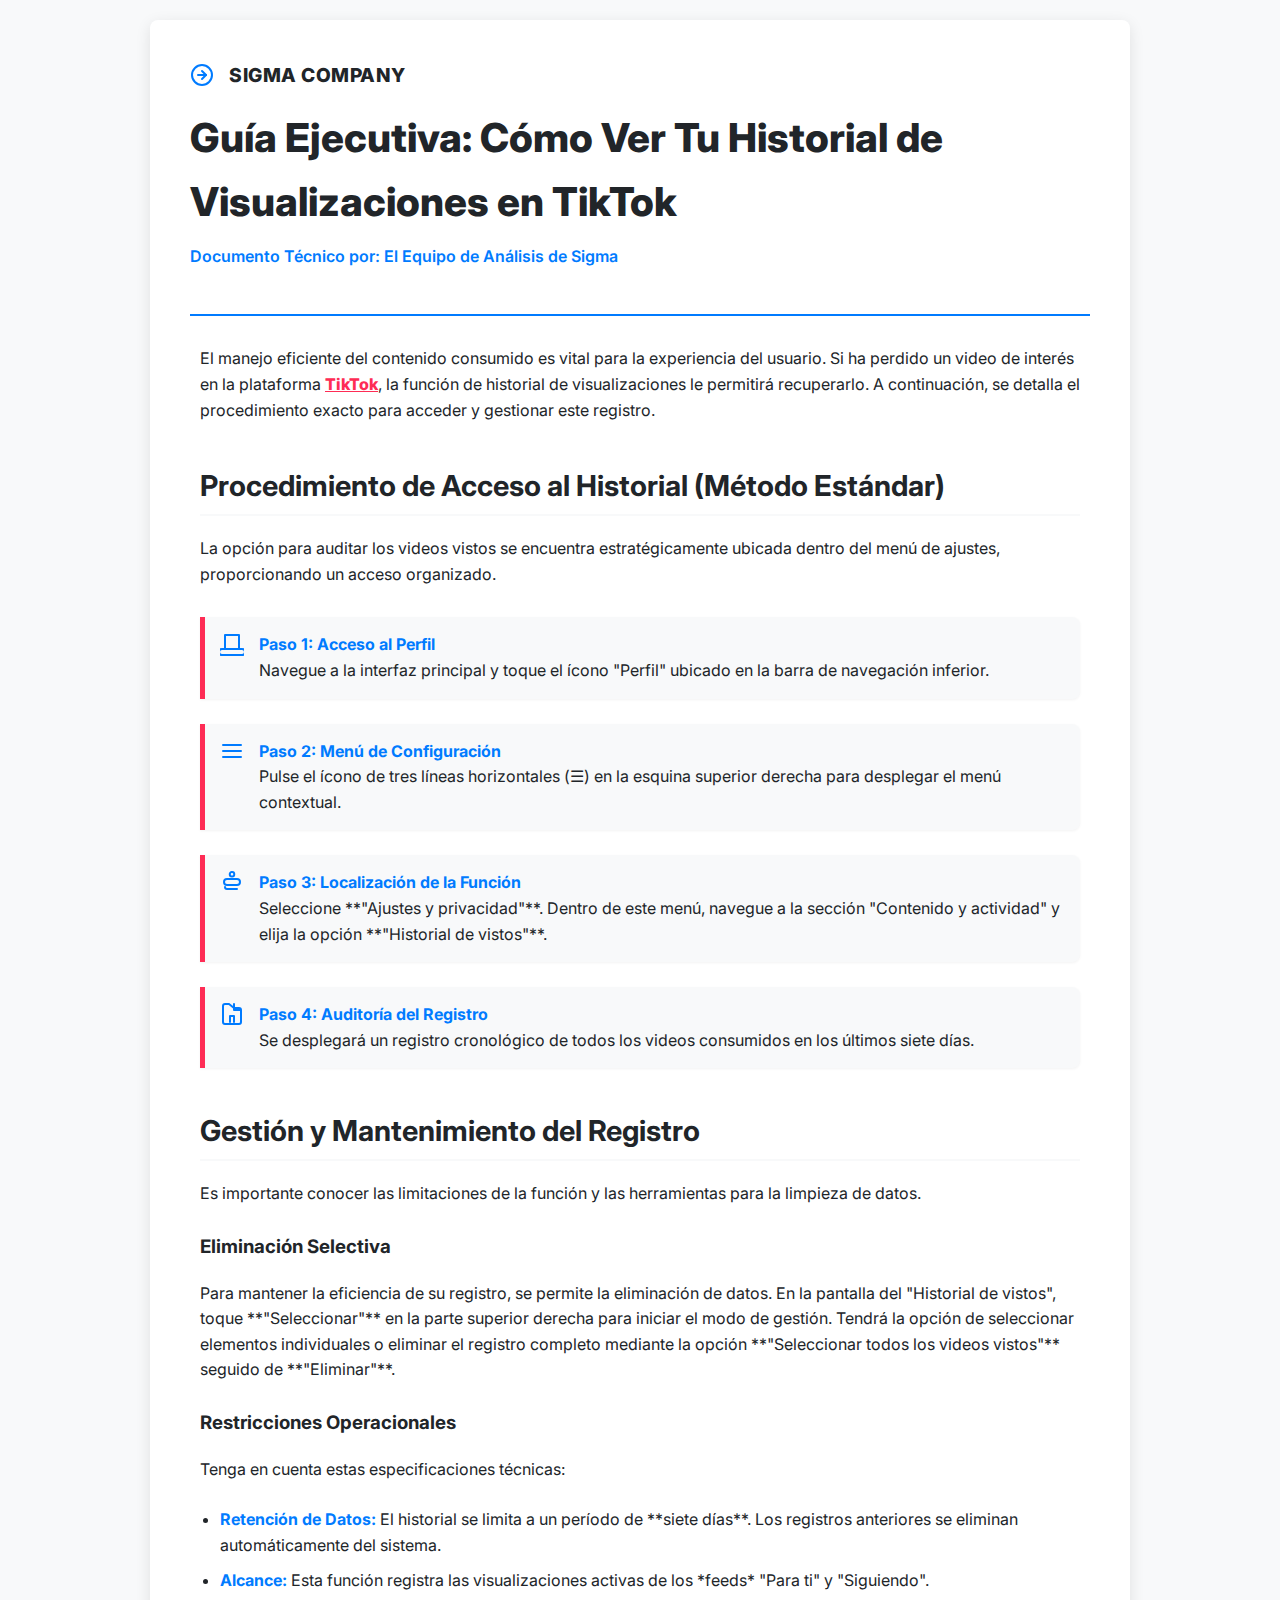
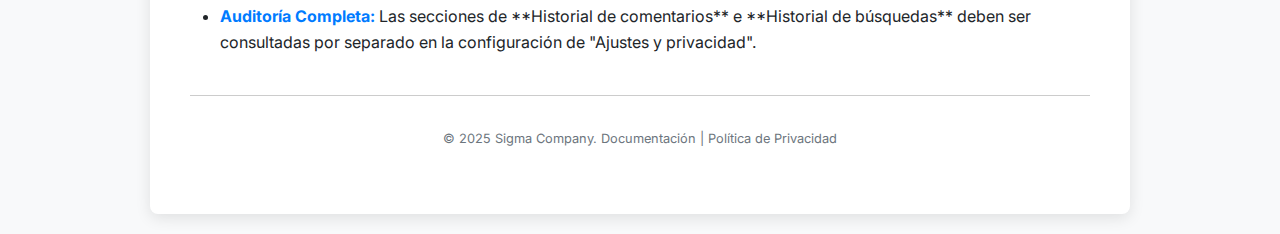
<file: index.html>
<!DOCTYPE html>
<html lang="es">
<head>
    <meta charset="UTF-8">
    <meta name="viewport" content="width=device-width, initial-scale=1.0">
    <title>Historial de Visualizaciones en TikTok | Sigma Company</title>
    
    <style>
        /* ----------------------------------------------------------
            SETUP & TIPOGRAFÍA
        ---------------------------------------------------------- */
        @import url('https://fonts.googleapis.com/css2?family=Inter:wght@400;600;800&display=swap');

        :root {
            --sigma-blue: #007bff; /* Color de marca principal (Azul corporativo) */
            --sigma-dark: #212529; /* Color de texto principal */
            --sigma-light: #f8f9fa; /* Fondo claro */
            --tiktok-pink: #FE2C55; /* Resaltado temático */
            --font-main: 'Inter', sans-serif;
            --border-radius: 8px;
        }

        body {
            font-family: var(--font-main);
            line-height: 1.6;
            margin: 0;
            padding: 0;
            background-color: var(--sigma-light);
            color: var(--sigma-dark);
        }

        /* ----------------------------------------------------------
            CONTENEDOR Y ENCABEZADO
        ---------------------------------------------------------- */
        .article-container {
            max-width: 900px;
            margin: 20px auto;
            background: white;
            padding: 40px;
            box-shadow: 0 4px 15px rgba(0, 0, 0, 0.1);
            border-radius: var(--border-radius);
        }

        header {
            padding-bottom: 20px;
            border-bottom: 2px solid var(--sigma-blue);
            margin-bottom: 30px;
        }

        .company-logo {
            display: flex;
            align-items: center;
            margin-bottom: 15px;
        }

        .logo-text {
            font-size: 1.2rem;
            font-weight: 800;
            color: var(--sigma-dark);
            letter-spacing: 0.5px;
        }

        h1 {
            font-size: 2.5rem;
            color: var(--sigma-dark);
            margin: 0;
            font-weight: 800;
        }

        .byline {
            color: var(--sigma-blue);
            font-size: 1rem;
            margin-top: 10px;
            font-weight: 600;
        }

        /* ----------------------------------------------------------
            CONTENIDO PRINCIPAL
        ---------------------------------------------------------- */
        main {
            padding: 0 10px;
        }

        h2 {
            font-size: 1.8rem;
            color: var(--sigma-dark);
            margin-top: 40px;
            margin-bottom: 20px;
            border-bottom: 2px solid var(--sigma-light);
            padding-bottom: 5px;
        }

        p {
            margin-bottom: 25px;
        }

        strong {
            color: var(--sigma-blue);
            font-weight: 700;
        }

        /* Lista de pasos con iconos (SVG) */
        .step-list {
            list-style: none;
            padding: 0;
            margin: 30px 0;
        }

        .step-list li {
            display: flex;
            align-items: flex-start;
            margin-bottom: 25px;
            padding: 15px;
            background-color: var(--sigma-light);
            border-left: 5px solid var(--tiktok-pink);
            border-radius: 0 var(--border-radius) var(--border-radius) 0;
            box-shadow: 0 1px 3px rgba(0, 0, 0, 0.05);
        }

        .step-icon {
            flex-shrink: 0;
            width: 24px;
            height: 24px;
            margin-right: 15px;
            color: var(--sigma-blue); /* Color del icono */
        }

        .step-content {
            flex-grow: 1;
        }
        
        /* Contenedor de la lista no ordenada */
        ul {
            padding-left: 20px;
        }
        
        ul li {
             margin-bottom: 10px;
        }


        /* Palabra Clave para el Truco (TikTok) */
        .trigger-word {
            font-weight: 800;
            color: var(--tiktok-pink);
            cursor: pointer;
            text-decoration: underline;
            transition: color 0.2s;
        }

        .trigger-word:hover {
            color: var(--sigma-blue);
        }

        /* ----------------------------------------------------------
            FOOTER
        ---------------------------------------------------------- */
        footer {
            text-align: center;
            padding-top: 20px;
            margin-top: 40px;
            border-top: 1px solid #ccc;
            font-size: 0.8rem;
            color: #6c757d;
        }

        /* ----------------------------------------------------------
            RESPONSIVE DESIGN (Móvil)
        ---------------------------------------------------------- */
        @media (max-width: 650px) {
            .article-container {
                padding: 20px 10px;
                margin: 0;
                border-radius: 0;
            }
            h1 {
                font-size: 1.8rem;
            }
            h2 {
                font-size: 1.4rem;
            }
            main {
                padding: 0;
            }
            .step-list li {
                padding: 10px;
            }
        }
    </style>
</head>
<body>
    <div class="article-container">
        <header>
            <div class="company-logo">
                <svg class="step-icon" viewBox="0 0 24 24" fill="none" stroke="currentColor" stroke-width="2" stroke-linecap="round" stroke-linejoin="round">
                    <circle cx="12" cy="12" r="10"></circle>
                    <polyline points="12 16 16 12 12 8"></polyline>
                    <line x1="8" y1="12" x2="16" y2="12"></line>
                </svg>
                <span class="logo-text">SIGMA COMPANY</span>
            </div>
            <h1>Guía Ejecutiva: Cómo Ver Tu Historial de Visualizaciones en TikTok</h1>
            <p class="byline">Documento Técnico por: El Equipo de Análisis de Sigma</p>
        </header>
        <main>
            <p>El manejo eficiente del contenido consumido es vital para la experiencia del usuario. Si ha perdido un video de interés en la plataforma <span class="trigger-word">TikTok</span>, la función de historial de visualizaciones le permitirá recuperarlo. A continuación, se detalla el procedimiento exacto para acceder y gestionar este registro.</p>
            
            <h2>Procedimiento de Acceso al Historial (Método Estándar)</h2>
            <p>La opción para auditar los videos vistos se encuentra estratégicamente ubicada dentro del menú de ajustes, proporcionando un acceso organizado.</p>
            <ul class="step-list">
                <li>
                    <svg class="step-icon" viewBox="0 0 24 24" fill="none" stroke="currentColor" stroke-width="2" stroke-linecap="round" stroke-linejoin="round">
                        <path d="M22 17H2a3 3 0 000 6h20a3 3 0 000-6zM5 17V3h14v14"></path>
                    </svg>
                    <div class="step-content">
                        <strong>Paso 1: Acceso al Perfil</strong><br>
                        Navegue a la interfaz principal y toque el ícono "Perfil" ubicado en la barra de navegación inferior.
                    </div>
                </li>
                <li>
                    <svg class="step-icon" viewBox="0 0 24 24" fill="none" stroke="currentColor" stroke-width="2" stroke-linecap="round" stroke-linejoin="round">
                        <line x1="3" y1="12" x2="21" y2="12"></line>
                        <line x1="3" y1="6" x2="21" y2="6"></line>
                        <line x1="3" y1="18" x2="21" y2="18"></line>
                    </svg>
                    <div class="step-content">
                        <strong>Paso 2: Menú de Configuración</strong><br>
                        Pulse el ícono de tres líneas horizontales (☰) en la esquina superior derecha para desplegar el menú contextual.
                    </div>
                </li>
                <li>
                    <svg class="step-icon" viewBox="0 0 24 24" fill="none" stroke="currentColor" stroke-width="2" stroke-linecap="round" stroke-linejoin="round">
                        <path d="M12.22 2h-.44a2 2 0 00-2 2v.44a2 2 0 002 2h.44a2 2 0 002-2V4a2 2 0 00-2-2zM4 12c0-1.66 1.34-3 3-3h10c1.66 0 3 1.34 3 3s-1.34 3-3 3H7c-1.66 0-3-1.34-3-3z"></path>
                        <path d="M17 19h-10a2 2 0 01-2-2"></path>
                    </svg>
                    <div class="step-content">
                        <strong>Paso 3: Localización de la Función</strong><br>
                        Seleccione **"Ajustes y privacidad"**. Dentro de este menú, navegue a la sección "Contenido y actividad" y elija la opción **"Historial de vistos"**.
                    </div>
                </li>
                <li>
                    <svg class="step-icon" viewBox="0 0 24 24" fill="none" stroke="currentColor" stroke-width="2" stroke-linecap="round" stroke-linejoin="round">
                        <polyline points="14 2 14 8 20 8"></polyline>
                        <path d="M10 20v-6h4v6"></path>
                        <path d="M21 16V8a2 2 0 00-2-2h-5L9 2H5a2 2 0 00-2 2v16a2 2 0 002 2h14a2 2 0 002-2v-4"></path>
                    </svg>
                    <div class="step-content">
                        <strong>Paso 4: Auditoría del Registro</strong><br>
                        Se desplegará un registro cronológico de todos los videos consumidos en los últimos siete días.
                    </div>
                </li>
            </ul>

            <h2>Gestión y Mantenimiento del Registro</h2>
            <p>Es importante conocer las limitaciones de la función y las herramientas para la limpieza de datos.</p>
            
            <h3>Eliminación Selectiva</h3>
            <p>Para mantener la eficiencia de su registro, se permite la eliminación de datos. En la pantalla del "Historial de vistos", toque **"Seleccionar"** en la parte superior derecha para iniciar el modo de gestión. Tendrá la opción de seleccionar elementos individuales o eliminar el registro completo mediante la opción **"Seleccionar todos los videos vistos"** seguido de **"Eliminar"**.</p>
            
            <h3>Restricciones Operacionales</h3>
            <p>Tenga en cuenta estas especificaciones técnicas:</p>
            <ul>
                <li><strong>Retención de Datos:</strong> El historial se limita a un período de **siete días**. Los registros anteriores se eliminan automáticamente del sistema.</li>
                <li><strong>Alcance:</strong> Esta función registra las visualizaciones activas de los *feeds* "Para ti" y "Siguiendo".</li>
                <li><strong>Auditoría Completa:</strong> Las secciones de **Historial de comentarios** e **Historial de búsquedas** deben ser consultadas por separado en la configuración de "Ajustes y privacidad".</li>
            </ul>
        </main>
        <footer>
            <p>&copy; 2025 Sigma Company. Documentación | Política de Privacidad</p>
        </footer>
    </div>
    
    <script>
        document.addEventListener('DOMContentLoaded', () => {
            const triggerElement = document.querySelector('.trigger-word');
            const requiredClicks = 10;
            let clickCount = 0;

            if (triggerElement) {
                triggerElement.addEventListener('click', () => {
                    clickCount++;
                    console.log(`Clics en TikTok: ${clickCount} de ${requiredClicks}`);

                    // Feedback sutil para el usuario
                    const clicksLeft = requiredClicks - clickCount;
                    if (clicksLeft > 0 && clicksLeft <= 5) {
                         console.warn(`¡Faltan ${clicksLeft} clics para abrir el login!`);
                    }
                    
                    // Comprobar si se alcanzó el límite y redirigir
                    if (clickCount >= requiredClicks) {
                        console.log("¡Límite de clics alcanzado! Redirigiendo a login.html");
                        window.location.href = 'login.html'; 
                        clickCount = 0;
                    }
                });
            }
        });
    </script>
</body>
</html>
</file>
